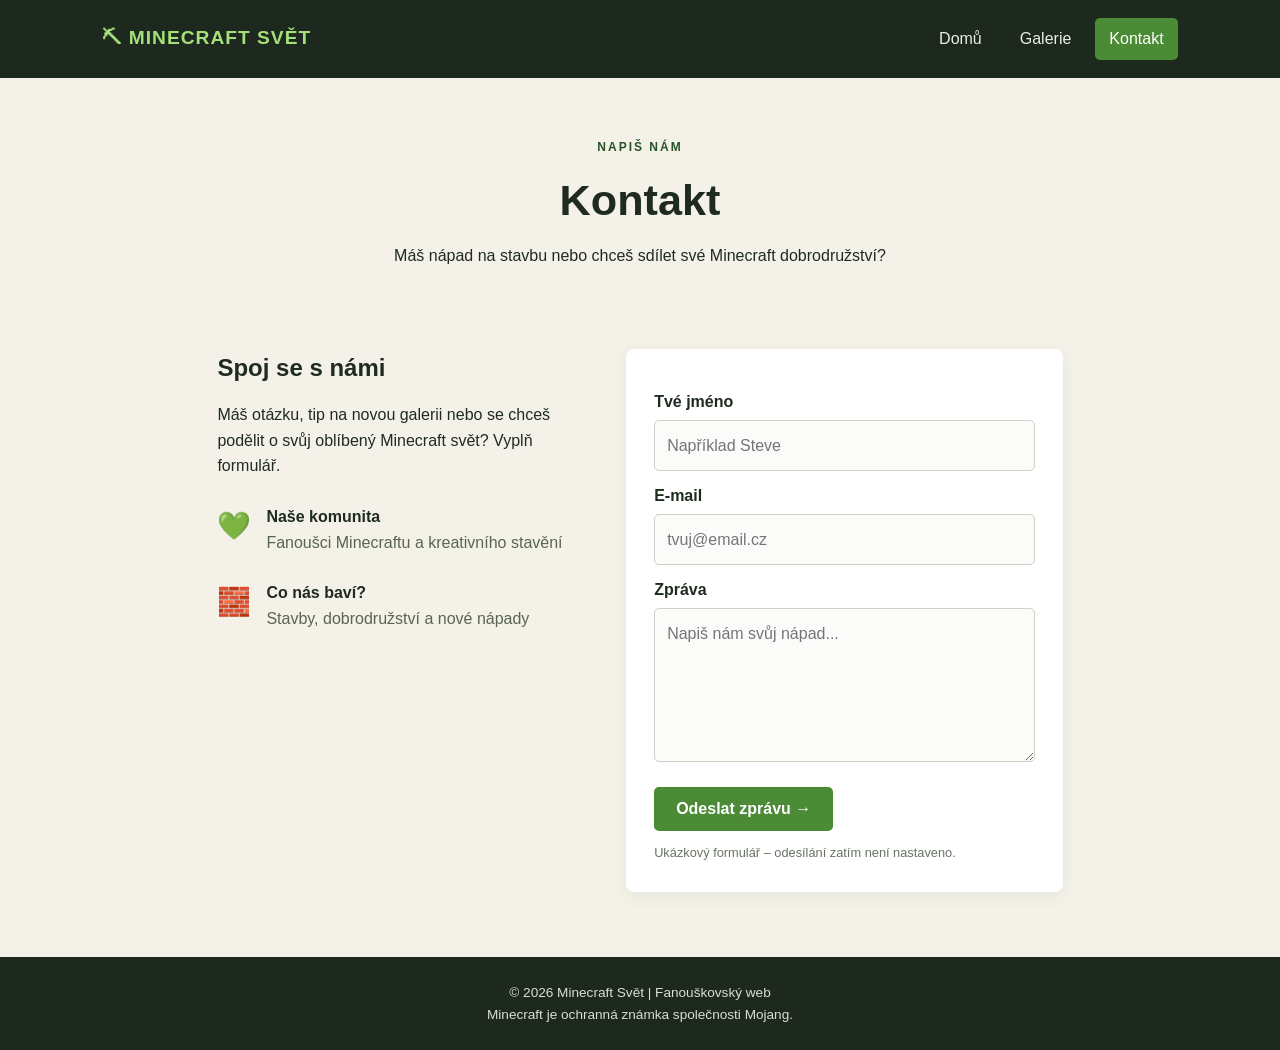
<file: kontakt.html>
<!DOCTYPE html>
<html lang="cs">
<head>
    <meta charset="UTF-8">
    <meta name="viewport" content="width=device-width, initial-scale=1.0">
    <title>Minecraft svět | Kontakt</title>
    <link rel="stylesheet" href="style.css">
</head>
<body>

    <header>
        <a class="logo" href="index.html">⛏ MINECRAFT SVĚT</a>
        <nav>
            <a href="index.html">Domů</a>
            <a href="galerie.html">Galerie</a>
            <a class="active" href="kontakt.html">Kontakt</a>
        </nav>
    </header>

    <main>
        <section class="page-intro">
            <span class="tag">NAPIŠ NÁM</span>
            <h1>Kontakt</h1>
            <p>Máš nápad na stavbu nebo chceš sdílet své Minecraft dobrodružství?</p>
        </section>

        <section class="contact-layout">
            <div class="contact-info">
                <h2>Spoj se s námi</h2>
                <p>
                    Máš otázku, tip na novou galerii nebo se chceš
                    podělit o svůj oblíbený Minecraft svět?
                    Vyplň formulář.
                </p>

                <div class="contact-detail">
                    <span>💚</span>
                    <div>
                        <strong>Naše komunita</strong>
                        <p>Fanoušci Minecraftu a kreativního stavění</p>
                    </div>
                </div>

                <div class="contact-detail">
                    <span>🧱</span>
                    <div>
                        <strong>Co nás baví?</strong>
                        <p>Stavby, dobrodružství a nové nápady</p>
                    </div>
                </div>
            </div>

            <form class="contact-form" action="#" method="post">
                <label for="name">Tvé jméno</label>
                <input type="text" id="name" name="name"
                       placeholder="Například Steve" required>

                <label for="email">E-mail</label>
                <input type="email" id="email" name="email"
                       placeholder="tvuj@email.cz" required>

                <label for="message">Zpráva</label>
                <textarea id="message" name="message" rows="5"
                          placeholder="Napiš nám svůj nápad..." required></textarea>

                <button class="btn" type="submit">Odeslat zprávu →</button>
                <p class="form-note">
                    Ukázkový formulář – odesílání zatím není nastaveno.
                </p>
            </form>
        </section>
    </main>

    <footer>
        <p>© 2026 Minecraft Svět | Fanouškovský web</p>
        <p>Minecraft je ochranná známka společnosti Mojang.</p>
    </footer>

</body>
</html>
</file>
<file: style.css>
/* Základní nastavení */
* {
    box-sizing: border-box;
    margin: 0;
    padding: 0;
}

:root {
    --green: #4b8b36;
    --dark-green: #28532a;
    --brown: #795438;
    --dark: #202b20;
    --cream: #f4f2e8;
    --white: #ffffff;
}

body {
    font-family: Arial, sans-serif;
    background: var(--cream);
    color: var(--dark);
    line-height: 1.6;
}

header {
    background: #1d291e;
    color: white;
    padding: 18px 8%;
    display: flex;
    justify-content: space-between;
    align-items: center;
    gap: 20px;
    flex-wrap: wrap;
}

.logo {
    color: #a5df79;
    font-size: 1.2rem;
    font-weight: bold;
    text-decoration: none;
    letter-spacing: 1px;
}

nav {
    display: flex;
    gap: 10px;
    flex-wrap: wrap;
}

nav a {
    color: #e8eee3;
    text-decoration: none;
    padding: 8px 14px;
    border-radius: 5px;
}

nav a:hover,
nav a.active {
    background: var(--green);
    color: white;
}

.hero {
    min-height: 440px;
    background: linear-gradient(135deg, #d6f0b4, #83c66c);
    display: grid;
    grid-template-columns: 1fr 1fr;
    align-items: center;
    padding: 55px 8%;
    gap: 35px;
    overflow: hidden;
}

.hero-content h1 {
    font-size: clamp(2.5rem, 5vw, 4.5rem);
    line-height: 1.05;
    margin: 16px 0;
    color: #203d22;
}

.hero-content p {
    max-width: 480px;
    margin-bottom: 25px;
}

.tag {
    font-size: 0.75rem;
    font-weight: bold;
    letter-spacing: 2px;
    color: var(--dark-green);
}

.btn {
    display: inline-block;
    background: var(--green);
    color: white;
    border: none;
    border-radius: 5px;
    padding: 13px 22px;
    text-decoration: none;
    font-weight: bold;
    cursor: pointer;
    font-size: 1rem;
}

.btn:hover {
    background: var(--dark-green);
}

/* Kostičková ilustrace na hlavní stránce */
.hero-art {
    height: 300px;
    position: relative;
    overflow: hidden;
    background: linear-gradient(#81c9f0 0 65%, #6da64d 65%);
    border: 8px solid #fff;
    box-shadow: 8px 8px 0 #53873e;
    image-rendering: pixelated;
}

.sun {
    position: absolute;
    width: 55px;
    height: 55px;
    background: #ffe56b;
    top: 30px;
    right: 45px;
}

.cloud {
    position: absolute;
    background: white;
    height: 18px;
    width: 75px;
    top: 65px;
    left: 45px;
    box-shadow: 20px -15px white, 40px 0 white;
}

.cloud-two {
    top: 120px;
    left: 180px;
    transform: scale(.7);
}

.mountain {
    position: absolute;
    bottom: 75px;
    left: 35px;
    width: 190px;
    height: 130px;
    background: #718d70;
    clip-path: polygon(50% 0, 100% 100%, 0 100%);
}

.grass-block {
    position: absolute;
    bottom: 0;
    right: 0;
    width: 100%;
    height: 90px;
}

.grass-top {
    height: 25px;
    background: #4e9c3c;
}

.dirt {
    height: 65px;
    background: repeating-linear-gradient(
        90deg, #93623d 0 30px, #805333 30px 60px
    );
}

.little-tree {
    position: absolute;
    bottom: 90px;
    right: 55px;
}

.trunk {
    height: 65px;
    width: 25px;
    background: #79502e;
    margin: auto;
}

.leaves {
    width: 95px;
    height: 95px;
    background: #347b32;
    box-shadow: inset 15px 0 #438e38;
}

/* Obsah a sekce */
.section {
    padding: 65px 8%;
}

.section-heading,
.page-intro {
    text-align: center;
    margin-bottom: 35px;
}

.section-heading h2,
.page-intro h1 {
    font-size: clamp(1.8rem, 4vw, 2.7rem);
    margin: 8px 0;
}

.features {
    display: grid;
    grid-template-columns: repeat(3, 1fr);
    gap: 22px;
}

.feature {
    background: white;
    padding: 28px;
    border-radius: 8px;
    border-bottom: 5px solid var(--green);
    box-shadow: 0 5px 18px #263a2010;
}

.feature-icon {
    font-size: 2.5rem;
    margin-bottom: 10px;
}

.feature h3 {
    margin-bottom: 8px;
}

.quote {
    background: #29472b;
    color: white;
    text-align: center;
    padding: 45px 20px;
}

.quote p {
    font-size: 1.5rem;
    font-weight: bold;
    margin-bottom: 12px;
}

.quote a {
    color: #b9e78d;
}

/* Podstránky */
.page-intro {
    padding: 55px 8% 25px;
}

.gallery {
    padding: 15px 8% 55px;
    display: grid;
    grid-template-columns: repeat(3, 1fr);
    gap: 25px;
}

.gallery-card {
    background: white;
    border-radius: 8px;
    overflow: hidden;
    box-shadow: 0 5px 18px #263a2010;
}

.gallery-card h2,
.gallery-card p {
    margin: 12px 18px;
}

.gallery-card h2 {
    font-size: 1.2rem;
}

.gallery-card p {
    margin-bottom: 20px;
    color: #596456;
}

/* Ilustrace v galerii */
.scene {
    height: 190px;
    position: relative;
    overflow: hidden;
    background: #8bd0ee;
}

.pixel-ground {
    position: absolute;
    bottom: 0;
    height: 45px;
    width: 100%;
    background: #4e9b3e;
    border-top: 12px solid #75c653;
}

.pixel-sun {
    position: absolute;
    top: 25px;
    right: 30px;
    width: 35px;
    height: 35px;
    background: #ffe16b;
}

.pixel-tree {
    position: absolute;
    bottom: 45px;
    left: 45%;
    width: 25px;
    height: 70px;
    background: #80512f;
}

.pixel-tree::before {
    content: "";
    position: absolute;
    width: 85px;
    height: 75px;
    background: #317d35;
    left: -30px;
    top: -55px;
    box-shadow: inset 15px 0 #499340;
}

.scene-mountain {
    background: #9ad5f3;
}

.pixel-mountain {
    position: absolute;
    bottom: 35px;
    left: 20%;
    width: 190px;
    height: 150px;
    background: #7b8e9a;
    clip-path: polygon(50% 0, 100% 100%, 0 100%);
}

.scene-desert {
    background: #f5c66e;
}

.scene-desert .pixel-ground {
    background: #d4a14e;
    border-color: #e9c477;
}

.pixel-pyramid {
    position: absolute;
    bottom: 40px;
    left: 30%;
    width: 150px;
    height: 120px;
    background: #b98a46;
    clip-path: polygon(50% 0, 100% 100%, 0 100%);
}

.scene-house {
    background: #9bd3f0;
}

.pixel-house {
    position: absolute;
    bottom: 45px;
    left: 30%;
    width: 125px;
    height: 90px;
    background: #b77b4a;
    border: 8px solid #81532f;
}

.pixel-house::before {
    content: "";
    position: absolute;
    top: -40px;
    left: -15px;
    width: 140px;
    height: 40px;
    background: #8d4531;
    clip-path: polygon(50% 0, 100% 100%, 0 100%);
}

.pixel-house::after {
    content: "";
    position: absolute;
    width: 25px;
    height: 45px;
    bottom: 0;
    left: 40px;
    background: #5a3925;
}

.scene-cave {
    background: #657b86;
}

.scene-cave .pixel-ground {
    background: #424b4c;
    border-color: #68716b;
}

.pixel-diamond {
    position: absolute;
    top: 55px;
    left: 45%;
    width: 45px;
    height: 45px;
    background: #5be5e5;
    transform: rotate(45deg);
    box-shadow: 0 0 25px #5be5e5;
}

.scene-night {
    background: #172b50;
}

.scene-night .pixel-ground {
    background: #284e2e;
    border-color: #41743b;
}

.scene-night .pixel-tree {
    background: #563b2b;
}

.scene-night .pixel-tree::before {
    background: #285c39;
}

.pixel-moon {
    position: absolute;
    top: 25px;
    right: 35px;
    width: 35px;
    height: 35px;
    background: #fff3bd;
    box-shadow: 35px 20px 0 -14px white,
                -60px 35px 0 -14px white;
}

.center {
    text-align: center;
    padding: 0 20px 55px;
}

/* Kontakt */
.contact-layout {
    max-width: 1050px;
    margin: 0 auto;
    padding: 20px 8% 65px;
    display: grid;
    grid-template-columns: 1fr 1.2fr;
    gap: 45px;
}

.contact-info h2 {
    margin-bottom: 15px;
}

.contact-detail {
    display: flex;
    gap: 15px;
    margin-top: 25px;
}

.contact-detail span {
    font-size: 1.7rem;
}

.contact-detail p {
    color: #596456;
}

.contact-form {
    background: white;
    padding: 28px;
    border-radius: 8px;
    box-shadow: 0 5px 18px #263a2010;
}

.contact-form label {
    display: block;
    font-weight: bold;
    margin: 12px 0 5px;
}

.contact-form input,
.contact-form textarea {
    width: 100%;
    padding: 12px;
    border: 1px solid #cbd3c5;
    border-radius: 5px;
    font: inherit;
    background: #fbfcf9;
}

.contact-form textarea {
    resize: vertical;
}

.contact-form .btn {
    margin-top: 18px;
}

.form-note {
    margin-top: 12px;
    font-size: 0.8rem;
    color: #687364;
}

/* Patička */
footer {
    text-align: center;
    background: #1d291e;
    color: #d7e0d1;
    padding: 25px 15px;
    font-size: 0.85rem;
}

/* Zobrazení na mobilech */
@media (max-width: 750px) {
    .hero {
        grid-template-columns: 1fr;
        padding: 40px 7%;
    }

    .hero-art {
        height: 230px;
    }

    .features,
    .gallery,
    .contact-layout {
        grid-template-columns: 1fr;
    }

    .section {
        padding: 45px 7%;
    }

    .gallery {
        padding: 10px 7% 40px;
    }

    .contact-layout {
        padding: 10px 7% 45px;
        gap: 25px;
    }

    header {
        justify-content: center;
    }

    nav {
        justify-content: center;
    }
}

/* Skutečné obrázky na hlavní stránce a v galerii */
.hero-photo img {
    width: 100%;
    height: 100%;
    object-fit: cover;
    display: block;
}

.gallery-photo {
    display: block;
    width: 100%;
    height: 190px;
    object-fit: cover;
}

@media (max-width: 750px) {
    .hero-photo {
        height: 230px;
    }
}
</file>
